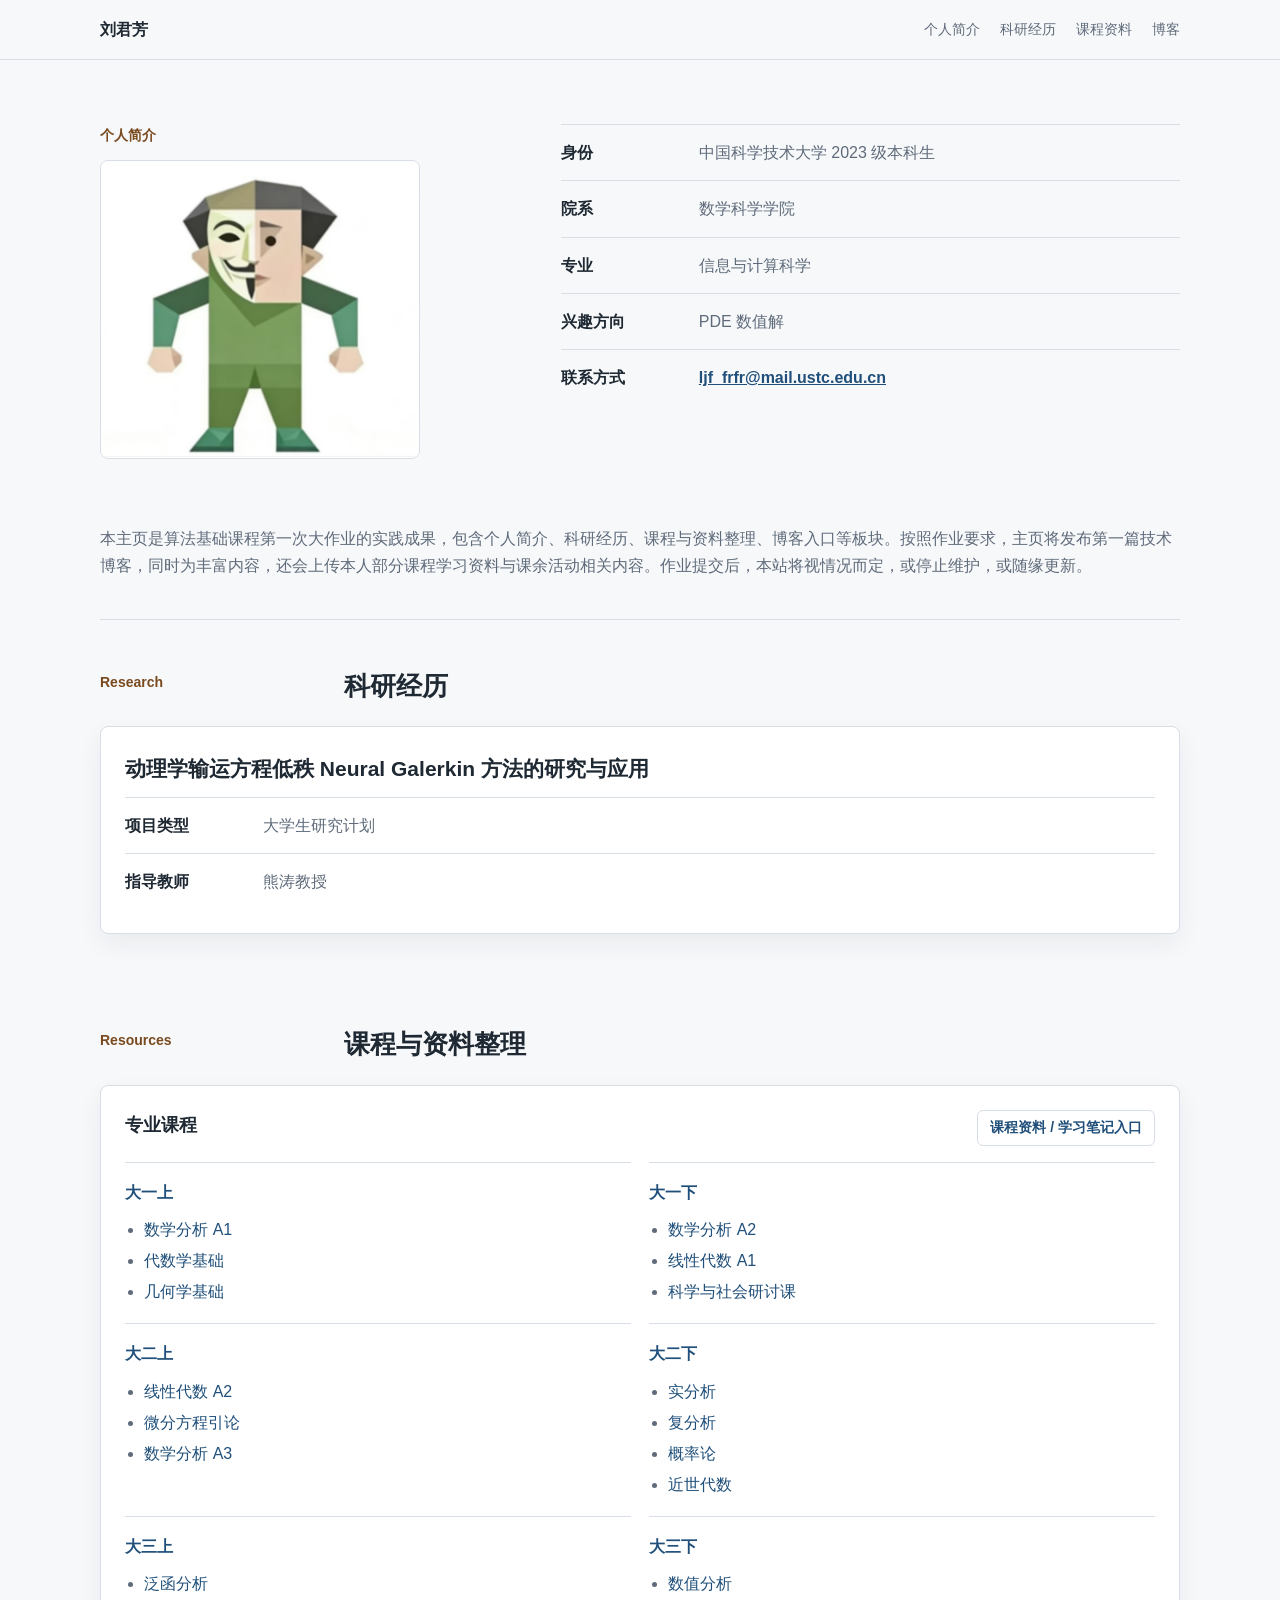
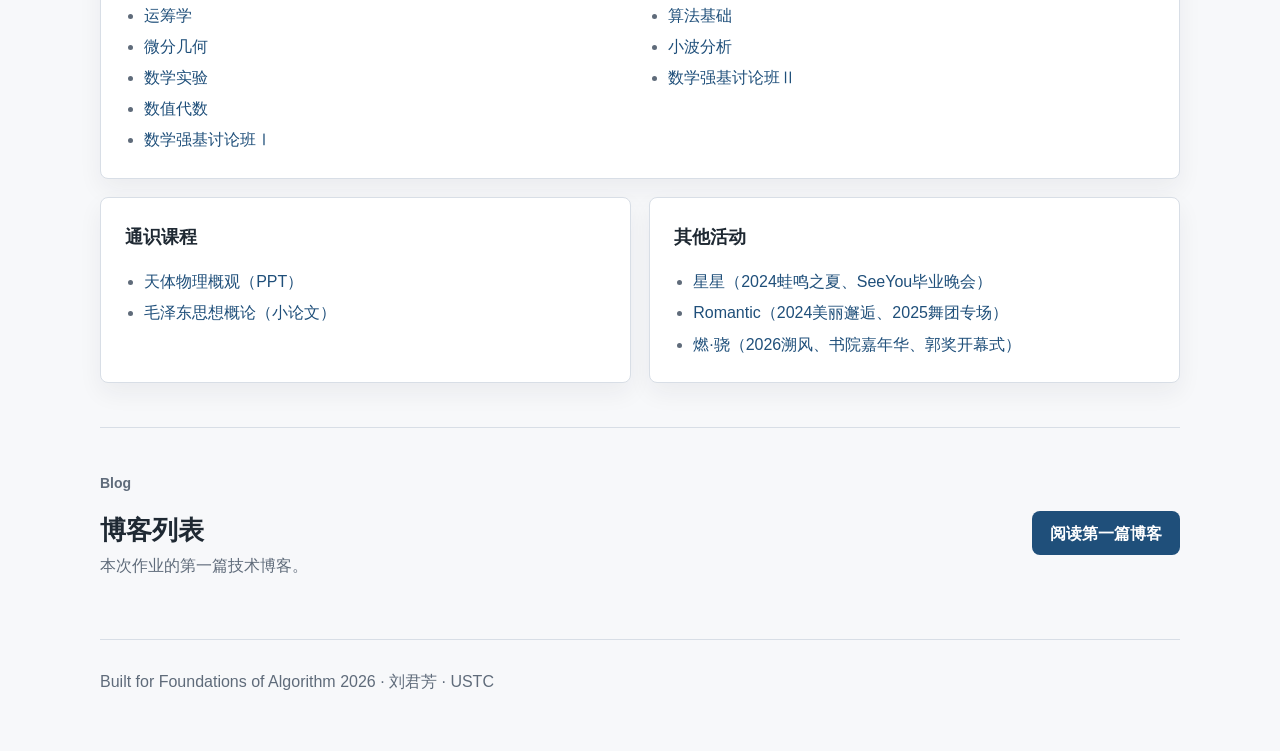
<file: index.html>
<!doctype html>
<html lang="zh-CN">
  <head>
    <meta charset="utf-8">
    <meta name="viewport" content="width=device-width, initial-scale=1">
    <title>刘君芳的个人主页</title>
    <link rel="stylesheet" href="style.css">
  </head>
  <body>
    <header class="site-header">
      <nav class="nav">
        <a class="brand" href="index.html">刘君芳</a>
        <div class="nav-links">
          <a href="#profile">个人简介</a>
          <a href="#research">科研经历</a>
          <a href="#resources">课程资料</a>
          <a href="#blog">博客</a>
        </div>
      </nav>
    </header>

    <main>
      <section class="hero" id="profile">
        <div class="profile-heading">
          <p class="eyebrow">个人简介</p>
          <img class="hero-image" src="assets/images/homepage-photo.jpg" alt="主页配图">
        </div>
        <dl class="profile-list">
          <div>
            <dt>身份</dt>
            <dd>中国科学技术大学 2023 级本科生</dd>
          </div>
          <div>
            <dt>院系</dt>
            <dd>数学科学学院</dd>
          </div>
          <div>
            <dt>专业</dt>
            <dd>信息与计算科学</dd>
          </div>
          <div>
            <dt>兴趣方向</dt>
            <dd>PDE 数值解</dd>
          </div>
          <div>
            <dt>联系方式</dt>
            <dd><a href="mailto:ljf_frfr@mail.ustc.edu.cn">ljf_frfr@mail.ustc.edu.cn</a></dd>
          </div>
        </dl>
        <p class="hero-note">本主页是算法基础课程第一次大作业的实践成果，包含个人简介、科研经历、课程与资料整理、博客入口等板块。按照作业要求，主页将发布第一篇技术博客，同时为丰富内容，还会上传本人部分课程学习资料与课余活动相关内容。作业提交后，本站将视情况而定，或停止维护，或随缘更新。</p>
      </section>

      <section class="section" id="research">
        <div class="section-title">
          <p class="eyebrow">Research</p>
          <h2>科研经历</h2>
        </div>
        <div class="academic-card">
          <article class="research-item">
            <h3>动理学输运方程低秩 Neural Galerkin 方法的研究与应用</h3>
            <dl>
              <div>
                <dt>项目类型</dt>
                <dd>大学生研究计划</dd>
              </div>
              <div>
                <dt>指导教师</dt>
                <dd>熊涛教授</dd>
              </div>
            </dl>
          </article>
        </div>
      </section>

      <section class="section" id="resources">
        <div class="section-title">
          <p class="eyebrow">Resources</p>
          <h2>课程与资料整理</h2>
        </div>
        <div class="resource-section">
          <div class="resource-header">
            <h3>专业课程</h3>
            <a class="resource-link" href="course-materials.html">课程资料 / 学习笔记入口</a>
          </div>
          <div class="semester-list">
            <article>
              <h4>大一上</h4>
              <ul>
                <li><a class="course-link" href="course-materials.html#mathematical-analysis-a1">数学分析 A1</a></li>
                <li><a class="course-link" href="course-materials.html#algebra-foundations">代数学基础</a></li>
                <li><a class="course-link" href="course-materials.html#geometry-foundations">几何学基础</a></li>
              </ul>
            </article>
            <article>
              <h4>大一下</h4>
              <ul>
                <li><a class="course-link" href="course-materials.html#mathematical-analysis-a2">数学分析 A2</a></li>
                <li><a class="course-link" href="course-materials.html#linear-algebra-a1">线性代数 A1</a></li>
                <li><a class="course-link" href="course-materials.html#science-society-seminar">科学与社会研讨课</a></li>
              </ul>
            </article>
            <article>
              <h4>大二上</h4>
              <ul>
                <li><a class="course-link" href="course-materials.html#linear-algebra-a2">线性代数 A2</a></li>
                <li><a class="course-link" href="course-materials.html#ode-introduction">微分方程引论</a></li>
                <li><a class="course-link" href="course-materials.html#mathematical-analysis-a3">数学分析 A3</a></li>
              </ul>
            </article>
            <article>
              <h4>大二下</h4>
              <ul>
                <li><a class="course-link" href="course-materials.html#real-analysis">实分析</a></li>
                <li><a class="course-link" href="course-materials.html#complex-analysis">复分析</a></li>
                <li><a class="course-link" href="course-materials.html#probability-theory">概率论</a></li>
                <li><a class="course-link" href="course-materials.html#abstract-algebra">近世代数</a></li>
              </ul>
            </article>
            <article>
              <h4>大三上</h4>
              <ul>
                <li><a class="course-link" href="course-materials.html#functional-analysis">泛函分析</a></li>
                <li><a class="course-link" href="course-materials.html#operations-research">运筹学</a></li>
                <li><a class="course-link" href="course-materials.html#differential-geometry">微分几何</a></li>
                <li><a class="course-link" href="course-materials.html#mathematical-experiment">数学实验</a></li>
                <li><a class="course-link" href="course-materials.html#numerical-linear-algebra">数值代数</a></li>
                <li><a class="course-link" href="course-materials.html#qiangji-seminar-1">数学强基讨论班Ⅰ</a></li>
              </ul>
            </article>
            <article>
              <h4>大三下</h4>
              <ul>
                <li><a class="course-link" href="course-materials.html#numerical-analysis">数值分析</a></li>
                <li><a class="course-link" href="course-materials.html#algorithm-foundations">算法基础</a></li>
                <li><a class="course-link" href="course-materials.html#wavelet-analysis">小波分析</a></li>
                <li><a class="course-link" href="course-materials.html#qiangji-seminar-2">数学强基讨论班Ⅱ</a></li>
              </ul>
            </article>
          </div>
        </div>

        <div class="resource-grid">
          <article class="resource-section">
            <div class="resource-header">
              <h3>通识课程</h3>
            </div>
            <ul class="compact-link-list">
              <li><a class="course-link" href="https://github.com/18446744/personal-homepage/releases/download/course-materials-v1/astrophysics.pdf">天体物理概观（PPT）</a></li>
              <li><a class="course-link" href="assets/courses/mao-zedong-thought/xiao-lunwen.pdf">毛泽东思想概论（小论文）</a></li>
            </ul>
          </article>
          <article class="resource-section">
            <div class="resource-header">
              <h3>其他活动</h3>
            </div>
            <ul class="compact-link-list">
              <li><a class="course-link" href="https://pan.ustc.edu.cn/share/index/1a4b7477d02f467985c0">星星（2024蛙鸣之夏、SeeYou毕业晚会）</a></li>
              <li><a class="course-link" href="https://pan.ustc.edu.cn/share/index/c67aa65373574b4286b9">Romantic（2024美丽邂逅、2025舞团专场）</a></li>
              <li><a class="course-link" href="https://pan.ustc.edu.cn/share/index/f504f4919731476cb148">燃·骁（2026溯风、书院嘉年华、郭奖开幕式）</a></li>
            </ul>
          </article>
        </div>
      </section>

      <section class="section blog-section" id="blog">
        <div>
          <p class="eyebrow">Blog</p>
          <h2>博客列表</h2>
          <p>本次作业的第一篇技术博客。</p>
        </div>
        <a class="button" href="blog/first-blog.html">阅读第一篇博客</a>
      </section>
    </main>

    <footer class="footer">
      <p>Built for Foundations of Algorithm 2026 · 刘君芳 · USTC</p>
    </footer>
  </body>
</html>
</file>
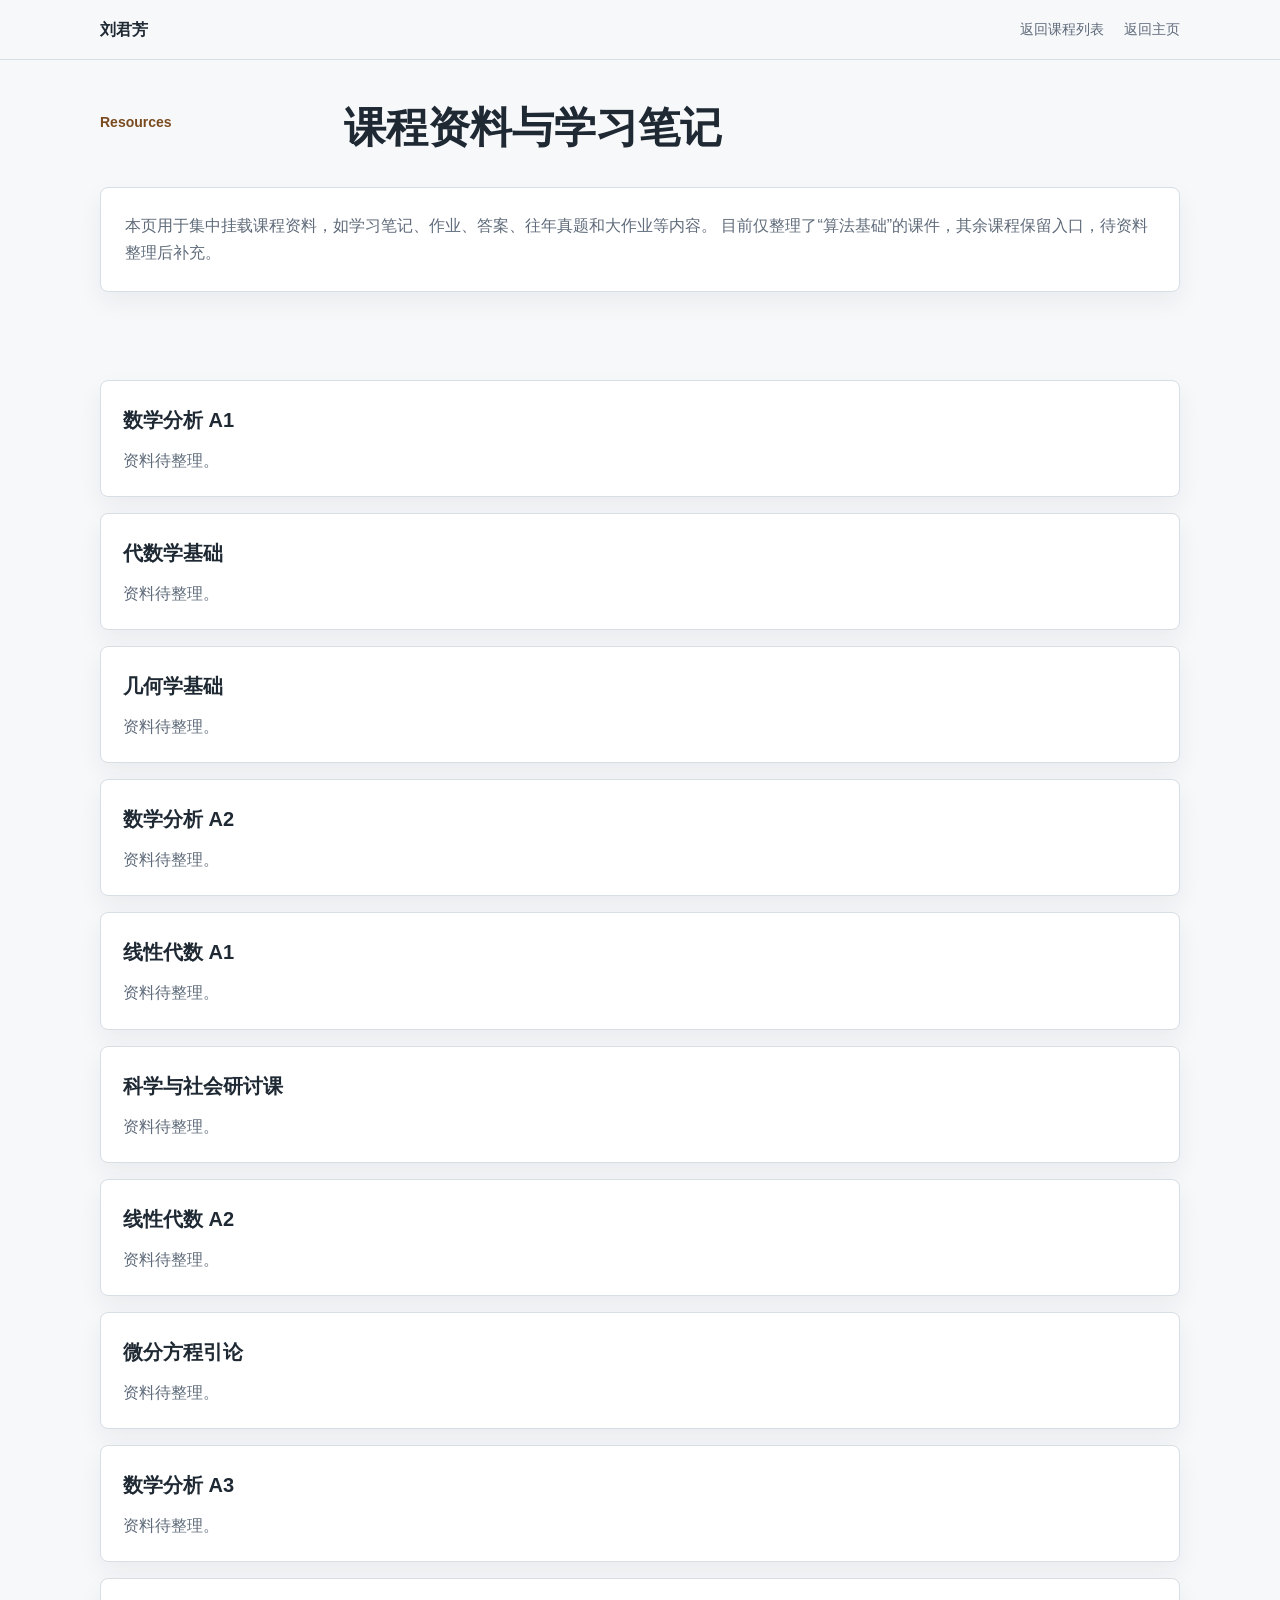
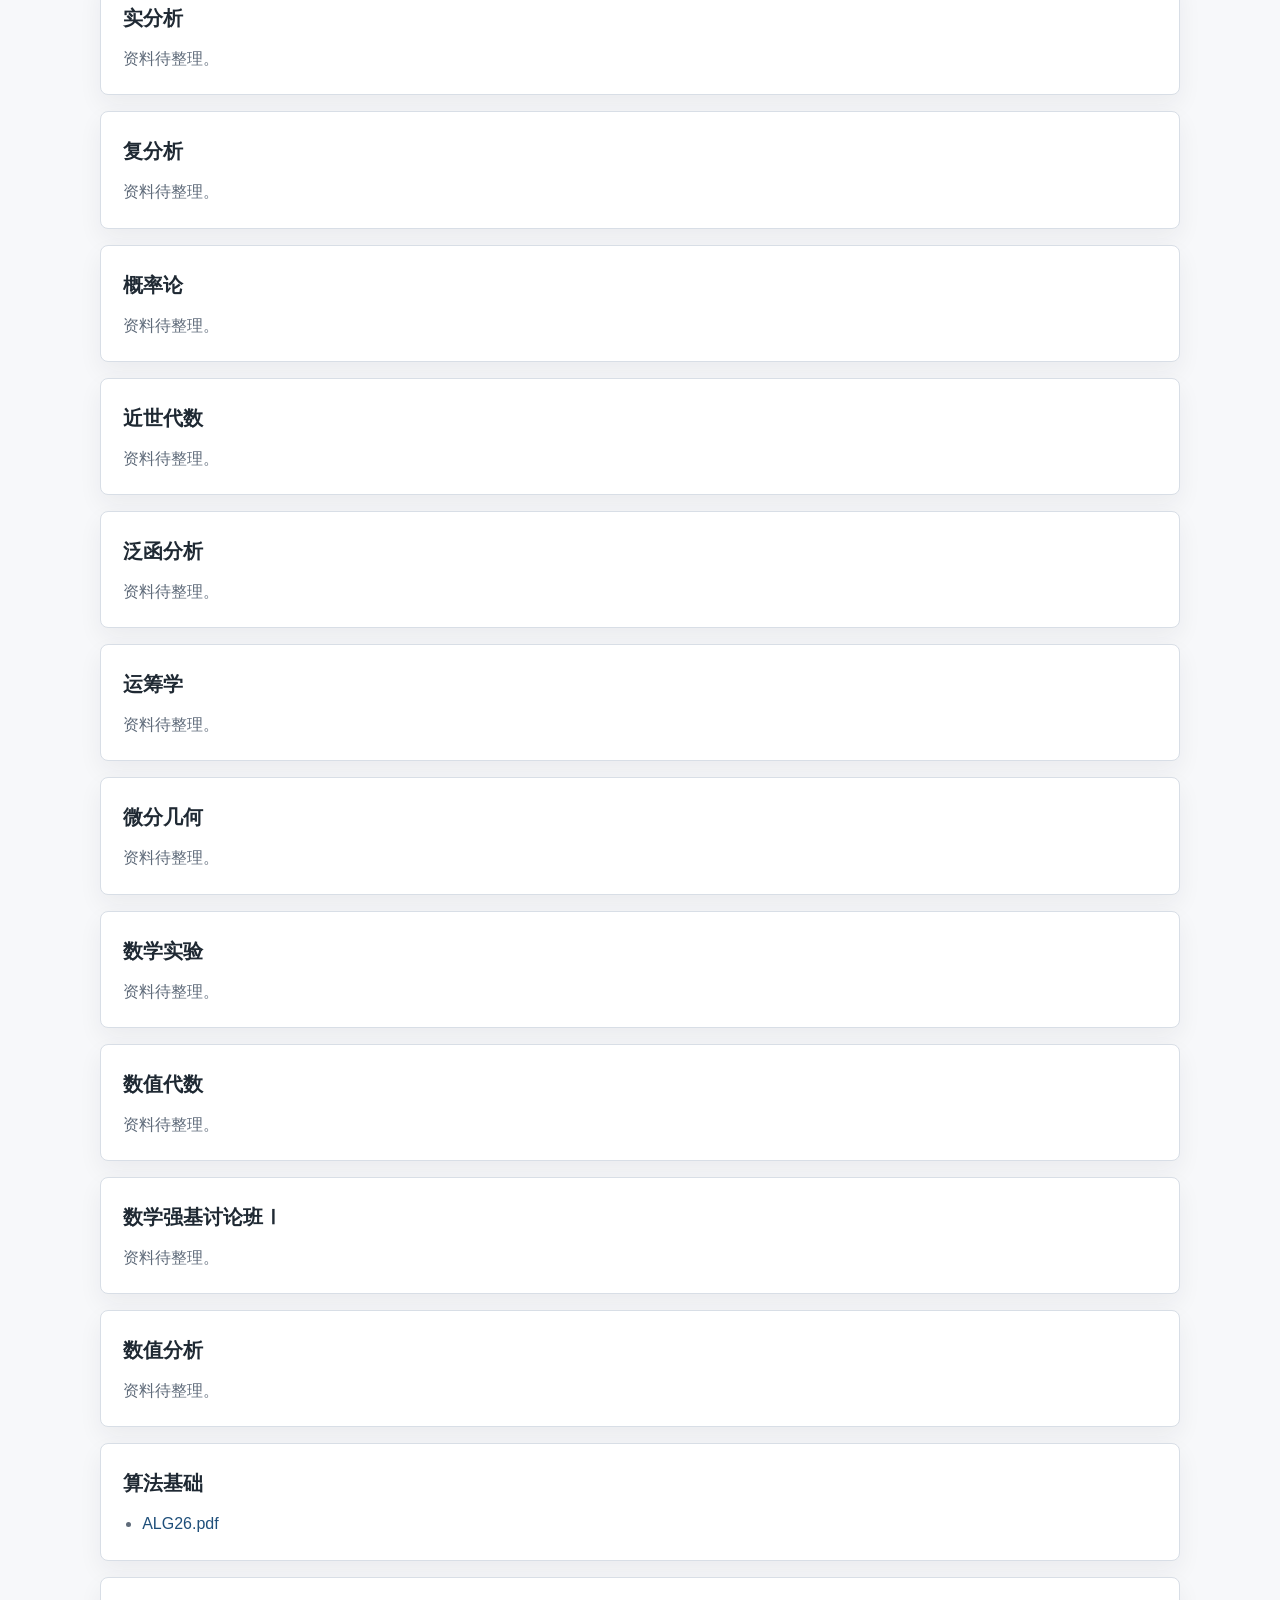
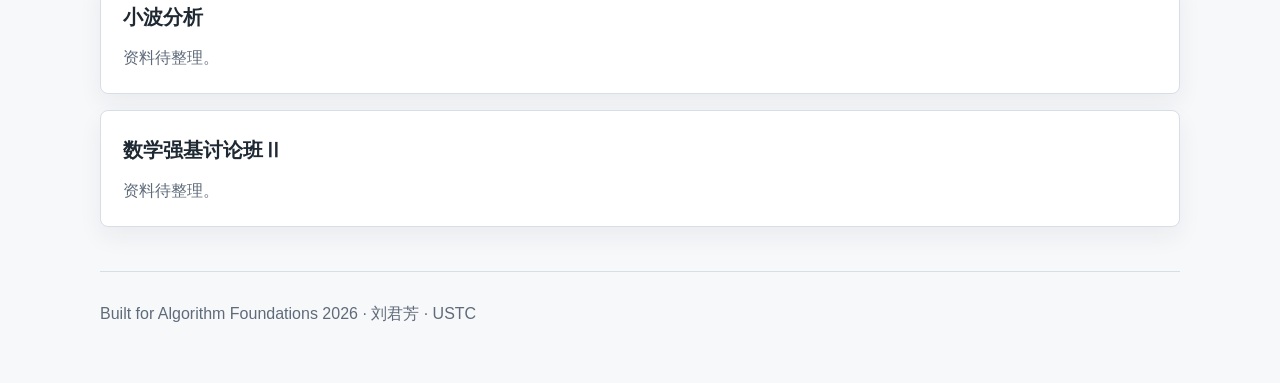
<file: course-materials.html>
<!doctype html>
<html lang="zh-CN">
  <head>
    <meta charset="utf-8">
    <meta name="viewport" content="width=device-width, initial-scale=1">
    <title>课程资料与学习笔记</title>
    <link rel="stylesheet" href="style.css">
  </head>
  <body>
    <header class="site-header">
      <nav class="nav">
        <a class="brand" href="index.html">刘君芳</a>
        <div class="nav-links">
          <a href="index.html#resources">返回课程列表</a>
          <a href="index.html">返回主页</a>
        </div>
      </nav>
    </header>

    <main class="materials-page">
      <section class="section">
        <div class="section-title">
          <p class="eyebrow">Resources</p>
          <h1>课程资料与学习笔记</h1>
        </div>
        <div class="resource-section">
          <p>
            本页用于集中挂载课程资料，如学习笔记、作业、答案、往年真题和大作业等内容。
            目前仅整理了“算法基础”的课件，其余课程保留入口，待资料整理后补充。
          </p>
        </div>
      </section>

      <section class="section">
        <div class="materials-list">
          <article class="material-card" id="mathematical-analysis-a1">
            <h2>数学分析 A1</h2>
            <p>资料待整理。</p>
          </article>
          <article class="material-card" id="algebra-foundations">
            <h2>代数学基础</h2>
            <p>资料待整理。</p>
          </article>
          <article class="material-card" id="geometry-foundations">
            <h2>几何学基础</h2>
            <p>资料待整理。</p>
          </article>
          <article class="material-card" id="mathematical-analysis-a2">
            <h2>数学分析 A2</h2>
            <p>资料待整理。</p>
          </article>
          <article class="material-card" id="linear-algebra-a1">
            <h2>线性代数 A1</h2>
            <p>资料待整理。</p>
          </article>
          <article class="material-card" id="science-society-seminar">
            <h2>科学与社会研讨课</h2>
            <p>资料待整理。</p>
          </article>
          <article class="material-card" id="linear-algebra-a2">
            <h2>线性代数 A2</h2>
            <p>资料待整理。</p>
          </article>
          <article class="material-card" id="ode-introduction">
            <h2>微分方程引论</h2>
            <p>资料待整理。</p>
          </article>
          <article class="material-card" id="mathematical-analysis-a3">
            <h2>数学分析 A3</h2>
            <p>资料待整理。</p>
          </article>
          <article class="material-card" id="real-analysis">
            <h2>实分析</h2>
            <p>资料待整理。</p>
          </article>
          <article class="material-card" id="complex-analysis">
            <h2>复分析</h2>
            <p>资料待整理。</p>
          </article>
          <article class="material-card" id="probability-theory">
            <h2>概率论</h2>
            <p>资料待整理。</p>
          </article>
          <article class="material-card" id="abstract-algebra">
            <h2>近世代数</h2>
            <p>资料待整理。</p>
          </article>
          <article class="material-card" id="functional-analysis">
            <h2>泛函分析</h2>
            <p>资料待整理。</p>
          </article>
          <article class="material-card" id="operations-research">
            <h2>运筹学</h2>
            <p>资料待整理。</p>
          </article>
          <article class="material-card" id="differential-geometry">
            <h2>微分几何</h2>
            <p>资料待整理。</p>
          </article>
          <article class="material-card" id="mathematical-experiment">
            <h2>数学实验</h2>
            <p>资料待整理。</p>
          </article>
          <article class="material-card" id="numerical-linear-algebra">
            <h2>数值代数</h2>
            <p>资料待整理。</p>
          </article>
          <article class="material-card" id="qiangji-seminar-1">
            <h2>数学强基讨论班Ⅰ</h2>
            <p>资料待整理。</p>
          </article>
          <article class="material-card" id="numerical-analysis">
            <h2>数值分析</h2>
            <p>资料待整理。</p>
          </article>
          <article class="material-card" id="algorithm-foundations">
            <h2>算法基础</h2>
            <ul class="material-links">
              <li><a href="assets/courses/algorithm-foundations/ALG26.pdf">ALG26.pdf</a></li>
            </ul>
          </article>
          <article class="material-card" id="wavelet-analysis">
            <h2>小波分析</h2>
            <p>资料待整理。</p>
          </article>
          <article class="material-card" id="qiangji-seminar-2">
            <h2>数学强基讨论班Ⅱ</h2>
            <p>资料待整理。</p>
          </article>
        </div>
      </section>
    </main>

    <footer class="footer">
      <p>Built for Algorithm Foundations 2026 · 刘君芳 · USTC</p>
    </footer>
  </body>
</html>
</file>
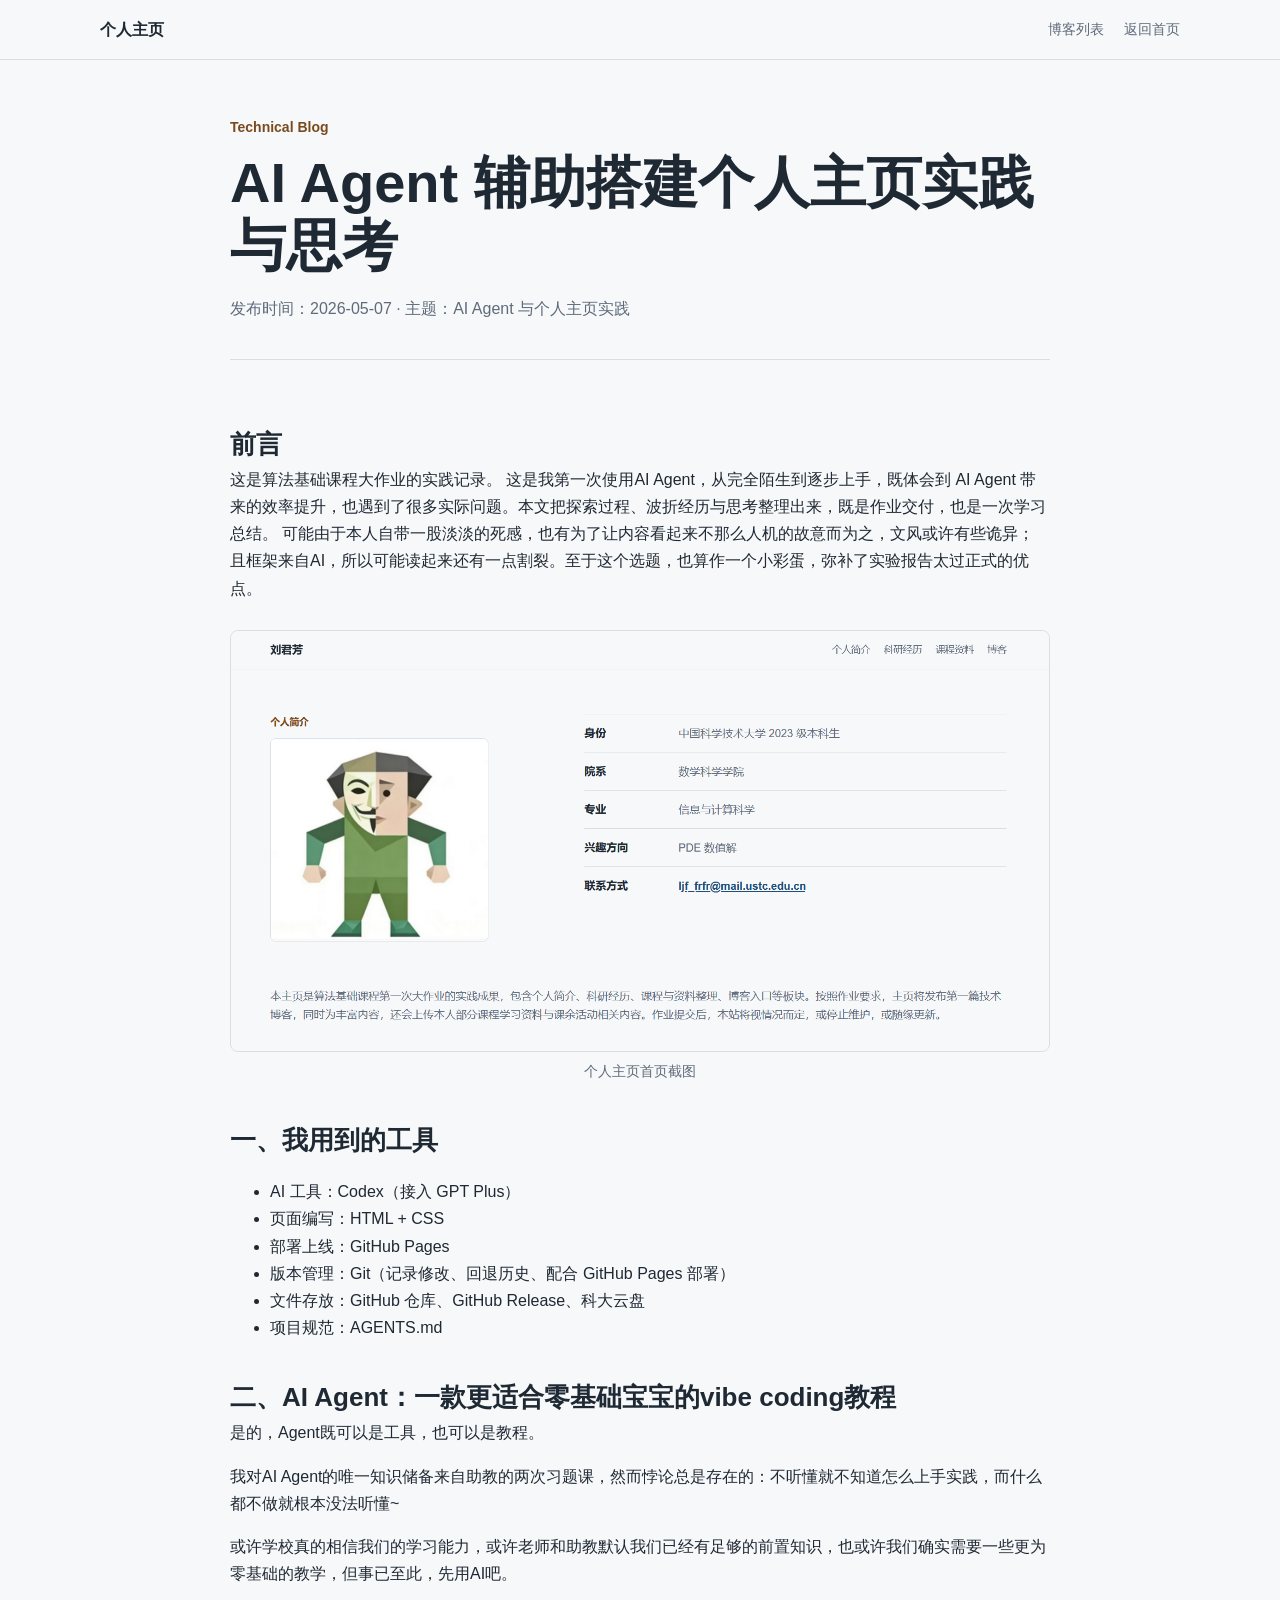
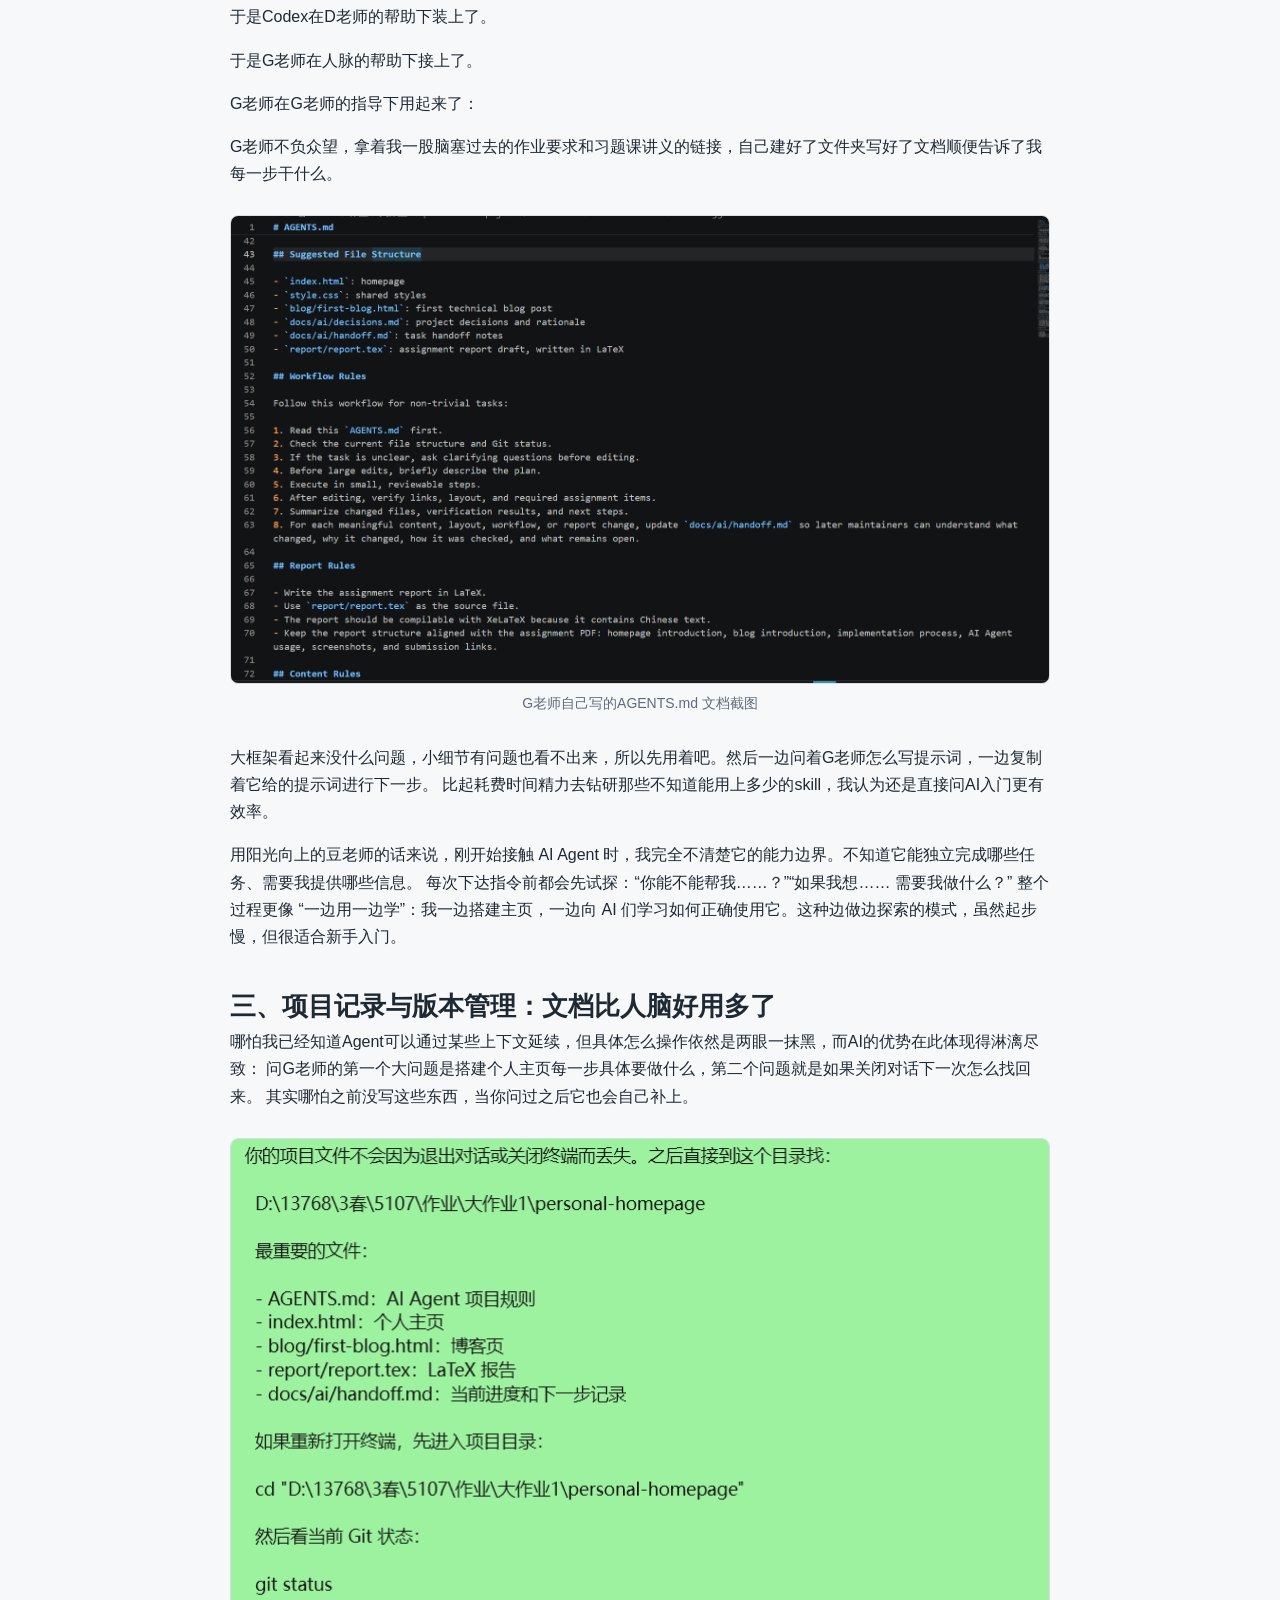
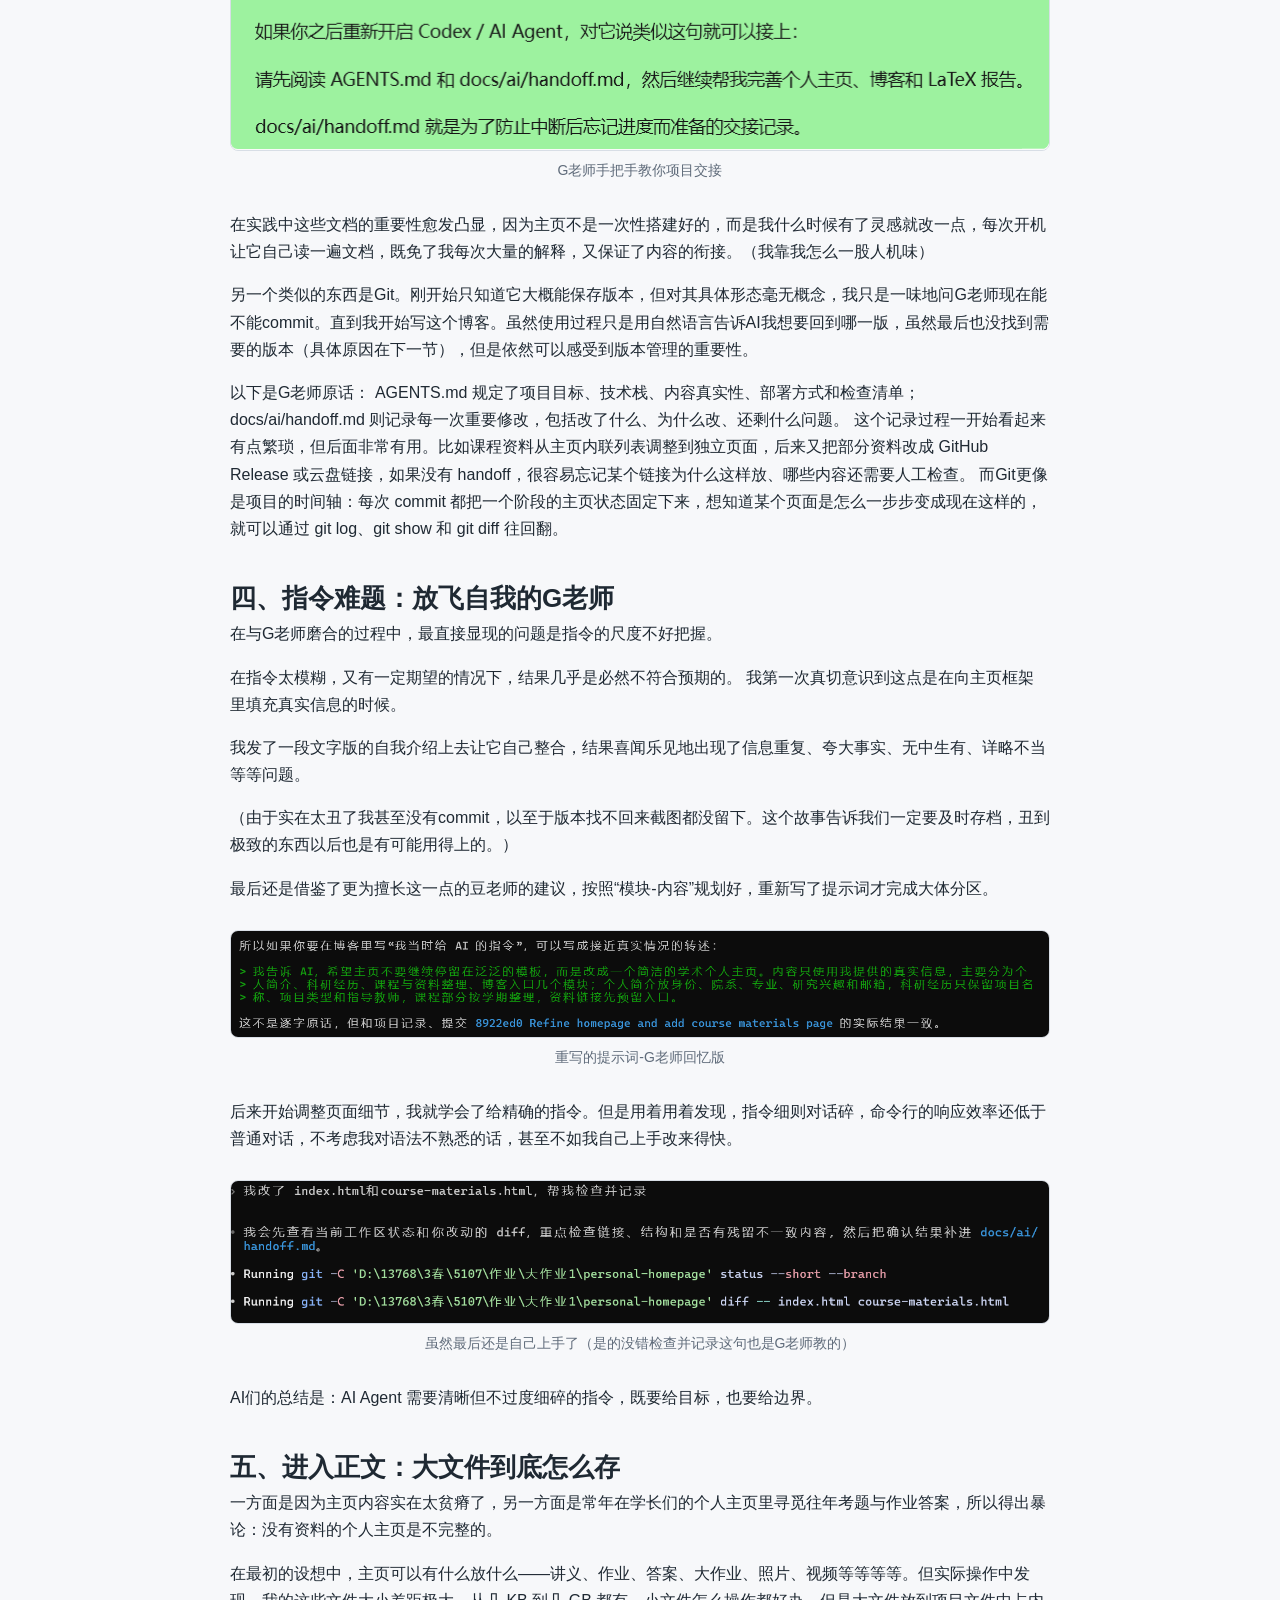
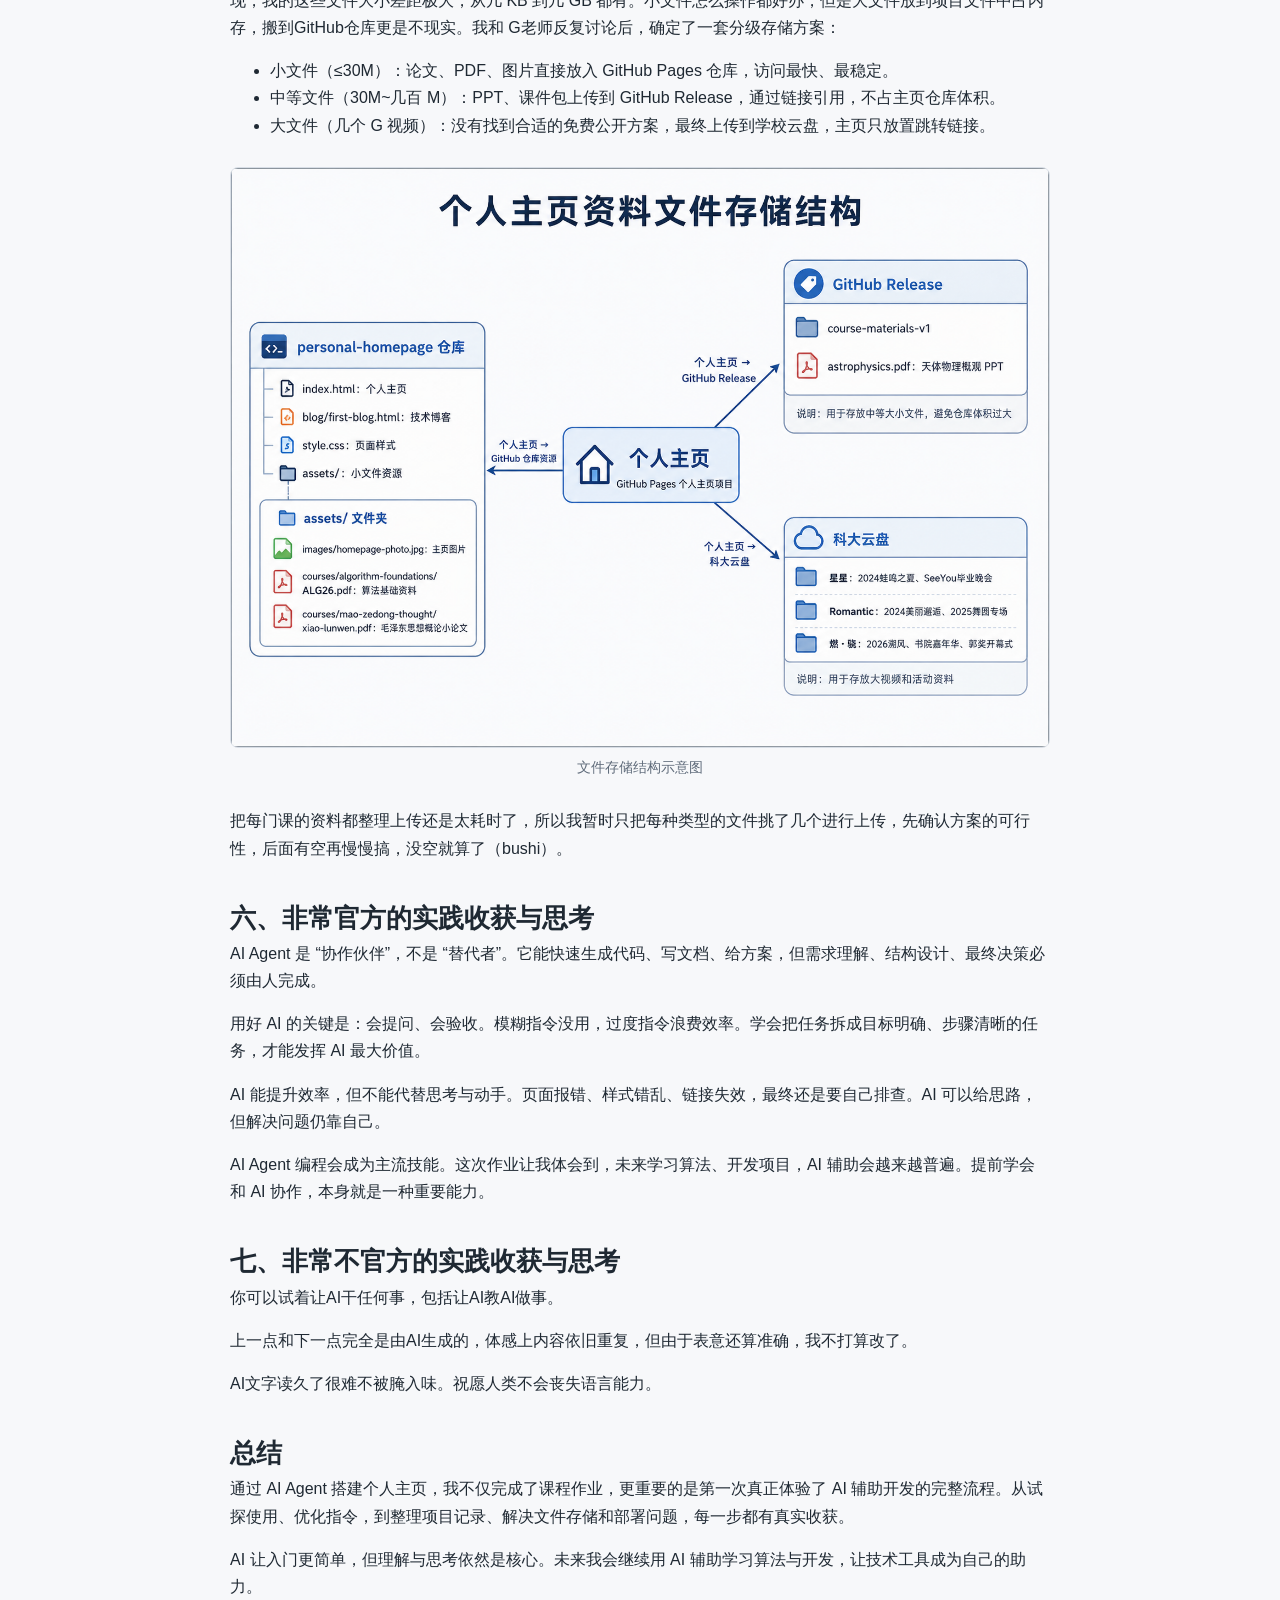
<file: blog/first-blog.html>
<!doctype html>
<html lang="zh-CN">
  <head>
    <meta charset="utf-8">
    <meta name="viewport" content="width=device-width, initial-scale=1">
    <title>AI Agent 辅助搭建个人主页实践与思考</title>
    <link rel="stylesheet" href="../style.css">
  </head>
  <body>
    <header class="site-header">
      <nav class="nav">
        <a class="brand" href="../index.html">个人主页</a>
        <div class="nav-links">
          <a href="../index.html#blog">博客列表</a>
          <a href="../index.html">返回首页</a>
        </div>
      </nav>
    </header>

    <main class="article">
      <p class="eyebrow">Technical Blog</p>
      <h1>AI Agent 辅助搭建个人主页实践与思考</h1>
      <p class="meta">发布时间：2026-05-07 · 主题：AI Agent 与个人主页实践</p>

      <article class="article-body">
        <h2>前言</h2>
        <p>
          这是算法基础课程大作业的实践记录。
          这是我第一次使用AI Agent，从完全陌生到逐步上手，既体会到 AI Agent 带来的效率提升，也遇到了很多实际问题。本文把探索过程、波折经历与思考整理出来，既是作业交付，也是一次学习总结。
          可能由于本人自带一股淡淡的死感，也有为了让内容看起来不那么人机的故意而为之，文风或许有些诡异；且框架来自AI，所以可能读起来还有一点割裂。至于这个选题，也算作一个小彩蛋，弥补了实验报告太过正式的优点。
        </p>

        <figure class="article-figure">
          <img src="homepage-screenshot.png" alt="个人主页首页截图">
          <figcaption>个人主页首页截图</figcaption>
        </figure>

        <h2>一、我用到的工具</h2>
        <ul>
          <li>AI 工具：Codex（接入 GPT Plus）</li>
          <li>页面编写：HTML + CSS</li>
          <li>部署上线：GitHub Pages</li>
          <li>版本管理：Git（记录修改、回退历史、配合 GitHub Pages 部署）</li>
          <li>文件存放：GitHub 仓库、GitHub Release、科大云盘</li>
          <li>项目规范：AGENTS.md</li>
        </ul>

        <h2>二、AI Agent：一款更适合零基础宝宝的vibe coding教程</h2>
        <p>
          是的，Agent既可以是工具，也可以是教程。
        </p>
        <p>
          我对AI Agent的唯一知识储备来自助教的两次习题课，然而悖论总是存在的：不听懂就不知道怎么上手实践，而什么都不做就根本没法听懂~
        </p>
        <p>
          或许学校真的相信我们的学习能力，或许老师和助教默认我们已经有足够的前置知识，也或许我们确实需要一些更为零基础的教学，但事已至此，先用AI吧。
        </p>
        <p>
          于是Codex在D老师的帮助下装上了。
        </p>
        <p>
          于是G老师在人脉的帮助下接上了。
        </p>
        <p>
          G老师在G老师的指导下用起来了：
        </p>
        <p>
          G老师不负众望，拿着我一股脑塞过去的作业要求和习题课讲义的链接，自己建好了文件夹写好了文档顺便告诉了我每一步干什么。
        </p>

        <figure class="article-figure">
          <img src="agents-md-screenshot.png" alt="G老师自己写的AGENTS.md 文档截图">
          <figcaption>G老师自己写的AGENTS.md 文档截图</figcaption>
        </figure>

        <p>
          大框架看起来没什么问题，小细节有问题也看不出来，所以先用着吧。然后一边问着G老师怎么写提示词，一边复制着它给的提示词进行下一步。
          比起耗费时间精力去钻研那些不知道能用上多少的skill，我认为还是直接问AI入门更有效率。
        </p>
        <p>
          用阳光向上的豆老师的话来说，刚开始接触 AI Agent 时，我完全不清楚它的能力边界。不知道它能独立完成哪些任务、需要我提供哪些信息。
          每次下达指令前都会先试探：“你能不能帮我……？”“如果我想…… 需要我做什么？”
          整个过程更像 “一边用一边学”：我一边搭建主页，一边向 AI 们学习如何正确使用它。这种边做边探索的模式，虽然起步慢，但很适合新手入门。
        </p>

        <h2>三、项目记录与版本管理：文档比人脑好用多了</h2>
        <p>
          哪怕我已经知道Agent可以通过某些上下文延续，但具体怎么操作依然是两眼一抹黑，而AI的优势在此体现得淋漓尽致：
          问G老师的第一个大问题是搭建个人主页每一步具体要做什么，第二个问题就是如果关闭对话下一次怎么找回来。
          其实哪怕之前没写这些东西，当你问过之后它也会自己补上。
        </p>

        <figure class="article-figure">
          <img src="handoff-screenshot.png" alt="G老师手把手教你项目交接">
          <figcaption>G老师手把手教你项目交接</figcaption>
        </figure>

        <p>
          在实践中这些文档的重要性愈发凸显，因为主页不是一次性搭建好的，而是我什么时候有了灵感就改一点，每次开机让它自己读一遍文档，既免了我每次大量的解释，又保证了内容的衔接。（我靠我怎么一股人机味）
        </p>
        <p>
          另一个类似的东西是Git。刚开始只知道它大概能保存版本，但对其具体形态毫无概念，我只是一味地问G老师现在能不能commit。直到我开始写这个博客。虽然使用过程只是用自然语言告诉AI我想要回到哪一版，虽然最后也没找到需要的版本（具体原因在下一节），但是依然可以感受到版本管理的重要性。
        </p>
        <p>
          以下是G老师原话：
          AGENTS.md 规定了项目目标、技术栈、内容真实性、部署方式和检查清单；docs/ai/handoff.md 则记录每一次重要修改，包括改了什么、为什么改、还剩什么问题。
          这个记录过程一开始看起来有点繁琐，但后面非常有用。比如课程资料从主页内联列表调整到独立页面，后来又把部分资料改成 GitHub Release 或云盘链接，如果没有 handoff，很容易忘记某个链接为什么这样放、哪些内容还需要人工检查。
          而Git更像是项目的时间轴：每次 commit 都把一个阶段的主页状态固定下来，想知道某个页面是怎么一步步变成现在这样的，就可以通过 git log、git show 和 git diff 往回翻。
        </p>
        
        <h2>四、指令难题：放飞自我的G老师</h2>
        <p>
          在与G老师磨合的过程中，最直接显现的问题是指令的尺度不好把握。
        </p>
        <p>
          在指令太模糊，又有一定期望的情况下，结果几乎是必然不符合预期的。
          我第一次真切意识到这点是在向主页框架里填充真实信息的时候。
        </p>
        <p>
          我发了一段文字版的自我介绍上去让它自己整合，结果喜闻乐见地出现了信息重复、夸大事实、无中生有、详略不当等等问题。
        </p>
        <p>
          （由于实在太丑了我甚至没有commit，以至于版本找不回来截图都没留下。这个故事告诉我们一定要及时存档，丑到极致的东西以后也是有可能用得上的。）
        </p>
        <p>
          最后还是借鉴了更为擅长这一点的豆老师的建议，按照“模块-内容”规划好，重新写了提示词才完成大体分区。
        </p>
        <figure class="article-figure">
          <img src="prompt-memory.png" alt="重写的提示词-G老师回忆版">
          <figcaption>重写的提示词-G老师回忆版</figcaption>
        </figure>
        <p>
          后来开始调整页面细节，我就学会了给精确的指令。但是用着用着发现，指令细则对话碎，命令行的响应效率还低于普通对话，不考虑我对语法不熟悉的话，甚至不如我自己上手改来得快。
        </p>
        <figure class="article-figure">
          <img src="modify-screenshot.png" alt="虽然最后还是自己上手了">
          <figcaption>虽然最后还是自己上手了（是的没错检查并记录这句也是G老师教的）</figcaption>
        </figure>
        <p>
          AI们的总结是：AI Agent 需要清晰但不过度细碎的指令，既要给目标，也要给边界。
        </p>

        <h2>五、进入正文：大文件到底怎么存</h2>
        <p>
          一方面是因为主页内容实在太贫瘠了，另一方面是常年在学长们的个人主页里寻觅往年考题与作业答案，所以得出暴论：没有资料的个人主页是不完整的。
        </p>
        <p>
          在最初的设想中，主页可以有什么放什么——讲义、作业、答案、大作业、照片、视频等等等等。但实际操作中发现，我的这些文件大小差距极大，从几 KB 到几 GB 都有。小文件怎么操作都好办，但是大文件放到项目文件中占内存，搬到GitHub仓库更是不现实。我和 G老师反复讨论后，确定了一套分级存储方案：
        </p>
        <ul>
          <li>小文件（≤30M）：论文、PDF、图片直接放入 GitHub Pages 仓库，访问最快、最稳定。</li>
          <li>中等文件（30M~几百 M）：PPT、课件包上传到 GitHub Release，通过链接引用，不占主页仓库体积。</li>
          <li>大文件（几个 G 视频）：没有找到合适的免费公开方案，最终上传到学校云盘，主页只放置跳转链接。</li>
        </ul>

        <figure class="article-figure">
          <img src="file-storage-structure.png" alt="文件存储结构示意图">
          <figcaption>文件存储结构示意图</figcaption>
        </figure>

        <p>
          把每门课的资料都整理上传还是太耗时了，所以我暂时只把每种类型的文件挑了几个进行上传，先确认方案的可行性，后面有空再慢慢搞，没空就算了（bushi）。
        </p>

        <h2>六、非常官方的实践收获与思考</h2>
        <p>
          AI Agent 是 “协作伙伴”，不是 “替代者”。它能快速生成代码、写文档、给方案，但需求理解、结构设计、最终决策必须由人完成。
        </p>
        <p>
          用好 AI 的关键是：会提问、会验收。模糊指令没用，过度指令浪费效率。学会把任务拆成目标明确、步骤清晰的任务，才能发挥 AI 最大价值。
        </p>
        <p>
          AI 能提升效率，但不能代替思考与动手。页面报错、样式错乱、链接失效，最终还是要自己排查。AI 可以给思路，但解决问题仍靠自己。
        </p>
        <p>
          AI Agent 编程会成为主流技能。这次作业让我体会到，未来学习算法、开发项目，AI 辅助会越来越普遍。提前学会和 AI 协作，本身就是一种重要能力。
        </p>

        <h2>七、非常不官方的实践收获与思考</h2>
        <p>
          你可以试着让AI干任何事，包括让AI教AI做事。
        </p>
        <p>
          上一点和下一点完全是由AI生成的，体感上内容依旧重复，但由于表意还算准确，我不打算改了。
        </p>
        <p>
          AI文字读久了很难不被腌入味。祝愿人类不会丧失语言能力。
        </p>

        <h2>总结</h2>
        <p>
          通过 AI Agent 搭建个人主页，我不仅完成了课程作业，更重要的是第一次真正体验了 AI 辅助开发的完整流程。从试探使用、优化指令，到整理项目记录、解决文件存储和部署问题，每一步都有真实收获。
        </p>
        <p>
          AI 让入门更简单，但理解与思考依然是核心。未来我会继续用 AI 辅助学习算法与开发，让技术工具成为自己的助力。
        </p>
      </article>
    </main>
  </body>
</html>
</file>
<file: style.css>
:root {
  color-scheme: light;
  --bg: #f7f8fa;
  --panel: #ffffff;
  --text: #1f2933;
  --muted: #5f6b7a;
  --line: #d8dee6;
  --accent: #1f4f7a;
  --accent-strong: #173b5c;
  --warm: #7a4a1f;
  --shadow: 0 10px 24px rgba(31, 41, 51, 0.06);
}

* {
  box-sizing: border-box;
}

body {
  margin: 0;
  background: var(--bg);
  color: var(--text);
  font-family: Arial, "Microsoft YaHei", sans-serif;
  line-height: 1.7;
}

a {
  color: inherit;
}

.site-header {
  position: sticky;
  top: 0;
  z-index: 10;
  border-bottom: 1px solid var(--line);
  background: rgba(247, 248, 250, 0.94);
  backdrop-filter: blur(12px);
}

.nav {
  display: flex;
  align-items: center;
  justify-content: space-between;
  width: min(1080px, calc(100% - 32px));
  margin: 0 auto;
  padding: 16px 0;
}

.brand {
  font-weight: 700;
  text-decoration: none;
}

.nav-links {
  display: flex;
  gap: 20px;
  color: var(--muted);
  font-size: 14px;
}

.nav-links a {
  text-decoration: none;
}

.hero,
.section,
.footer {
  width: min(1080px, calc(100% - 32px));
  margin: 0 auto;
}

.hero {
  display: grid;
  grid-template-columns: minmax(220px, 0.8fr) minmax(320px, 1.2fr);
  gap: 48px;
  align-items: start;
  padding: 64px 0 40px;
  border-bottom: 1px solid var(--line);
}

.eyebrow {
  color: var(--warm);
  font-size: 14px;
  font-weight: 700;
  margin: 0 0 12px;
}

.hero-image {
  display: block;
  width: 100%;
  max-width: 320px;
  height: auto;
  margin-bottom: 18px;
  border: 1px solid var(--line);
  border-radius: 8px;
}

.hero-note {
  grid-column: 1 / -1;
  margin-bottom: 0;
  color: var(--muted);
  font-size: 16px;
  font-weight: 400;
  line-height: 1.7;
}

h1,
h2,
h3,
h4,
p {
  margin-top: 0;
}

h1 {
  margin-bottom: 18px;
  font-size: clamp(28px, 4vw, 42px);
  line-height: 1.12;
}

h2 {
  margin-bottom: 0;
  font-size: 26px;
}

h3 {
  margin-bottom: 10px;
  font-size: 18px;
}

h4 {
  margin: 0 0 10px;
  color: var(--accent);
  font-size: 16px;
}

.profile-list,
.research-item dl {
  margin: 0;
}

.profile-list div,
.research-item dl div {
  display: grid;
  grid-template-columns: 120px 1fr;
  gap: 18px;
  padding: 14px 0;
  border-top: 1px solid var(--line);
}

dt {
  color: var(--text);
  font-weight: 700;
}

dd {
  margin: 0;
  color: var(--muted);
}

dd a {
  color: var(--accent);
  font-weight: 700;
}

.section {
  padding: 44px 0;
}

.section-title {
  display: grid;
  grid-template-columns: 220px 1fr;
  gap: 24px;
  align-items: start;
  margin-bottom: 18px;
}

.section-title .eyebrow {
  margin-top: 7px;
}

.academic-card,
.resource-section {
  padding: 24px;
  border: 1px solid var(--line);
  border-radius: 8px;
  background: var(--panel);
  box-shadow: var(--shadow);
}

.blog-section p,
.resource-section p,
.footer p {
  color: var(--muted);
}

.research-item h3 {
  font-size: 21px;
}

.resource-section + .resource-section,
.resource-grid {
  margin-top: 18px;
}

.resource-header {
  display: flex;
  align-items: flex-start;
  justify-content: space-between;
  gap: 18px;
  margin-bottom: 16px;
}

.resource-header h3 {
  margin-bottom: 0;
}

.resource-link {
  display: inline-flex;
  align-items: center;
  justify-content: center;
  min-height: 36px;
  padding: 0 12px;
  border: 1px solid var(--line);
  border-radius: 6px;
  color: var(--accent);
  font-size: 14px;
  font-weight: 700;
  text-decoration: none;
  white-space: nowrap;
}

.resource-link:hover {
  border-color: var(--accent);
}

.semester-list {
  display: grid;
  grid-template-columns: repeat(2, 1fr);
  gap: 18px;
}

.semester-list article {
  padding-top: 16px;
  border-top: 1px solid var(--line);
}

.semester-list ul {
  margin: 0;
  padding-left: 1.2em;
  color: var(--muted);
}

.compact-link-list {
  margin: 0;
  padding-left: 1.2em;
  color: var(--muted);
}

.semester-list li + li {
  margin-top: 4px;
}

.compact-link-list li + li {
  margin-top: 4px;
}

.course-link,
.course-materials a {
  color: var(--accent);
  text-decoration: none;
}

.course-link:hover,
.course-materials a:hover {
  text-decoration: underline;
}

.course-materials {
  margin-top: 22px;
  padding-top: 18px;
  border-top: 1px solid var(--line);
}

.course-materials ul {
  margin: 0;
  padding-left: 1.2em;
  color: var(--muted);
}

.resource-grid {
  display: grid;
  grid-template-columns: repeat(2, 1fr);
  gap: 18px;
}

.resource-grid .resource-section {
  margin-top: 0;
}

.resource-section p:last-child {
  margin-bottom: 0;
}

.blog-section {
  display: flex;
  align-items: center;
  justify-content: space-between;
  gap: 24px;
  border-top: 1px solid var(--line);
}

.button {
  display: inline-flex;
  align-items: center;
  justify-content: center;
  min-height: 44px;
  padding: 0 18px;
  border-radius: 8px;
  background: var(--accent);
  color: #ffffff;
  font-weight: 700;
  text-decoration: none;
  white-space: nowrap;
}

.button:hover {
  background: var(--accent-strong);
}

.footer {
  padding: 28px 0 40px;
  border-top: 1px solid var(--line);
}

.article {
  width: min(820px, calc(100% - 32px));
  margin: 0 auto;
  padding: 56px 0;
}

.materials-page h1 {
  font-size: clamp(28px, 4vw, 42px);
}

.materials-list {
  display: grid;
  gap: 16px;
}

.material-card {
  padding: 22px;
  border: 1px solid var(--line);
  border-radius: 8px;
  background: var(--panel);
  box-shadow: var(--shadow);
  scroll-margin-top: 90px;
}

.material-card h2 {
  margin-bottom: 10px;
  font-size: 20px;
}

.material-card p {
  margin-bottom: 0;
  color: var(--muted);
}

.material-note {
  margin-top: 8px;
}

.material-links {
  margin: 0;
  padding-left: 1.2em;
  color: var(--muted);
}

.material-links a {
  color: var(--accent);
  text-decoration: none;
}

.material-links a:hover {
  text-decoration: underline;
}

.article h1 {
  font-size: clamp(32px, 6vw, 56px);
}

.meta {
  color: var(--muted);
}

.article-body {
  margin-top: 36px;
  padding-top: 28px;
  border-top: 1px solid var(--line);
}

.article-body h2 {
  margin-top: 34px;
}

.image-placeholder {
  display: flex;
  align-items: center;
  justify-content: center;
  min-height: 220px;
  margin: 28px 0;
  border: 1px dashed var(--line);
  border-radius: 8px;
  background: var(--panel);
  color: var(--muted);
  text-align: center;
}

.image-placeholder span {
  padding: 0 18px;
}

.article-figure {
  margin: 28px 0;
}

.article-figure img {
  display: block;
  width: 100%;
  height: auto;
  border: 1px solid var(--line);
  border-radius: 8px;
}

.article-figure figcaption {
  margin-top: 8px;
  color: var(--muted);
  font-size: 14px;
  text-align: center;
}

@media (max-width: 760px) {
  .hero,
  .section-title,
  .profile-list div,
  .research-item dl div {
    grid-template-columns: 1fr;
  }

  .hero {
    gap: 20px;
    padding-top: 44px;
  }

  .nav {
    align-items: flex-start;
    flex-direction: column;
    gap: 12px;
  }

  .nav-links {
    flex-wrap: wrap;
    gap: 12px 16px;
  }

  .semester-list,
  .resource-grid {
    grid-template-columns: 1fr;
  }

  .profile-list div,
  .research-item dl div {
    gap: 4px;
  }

  .resource-header {
    flex-direction: column;
  }

  .blog-section {
    align-items: flex-start;
    flex-direction: column;
  }
}
</file>
